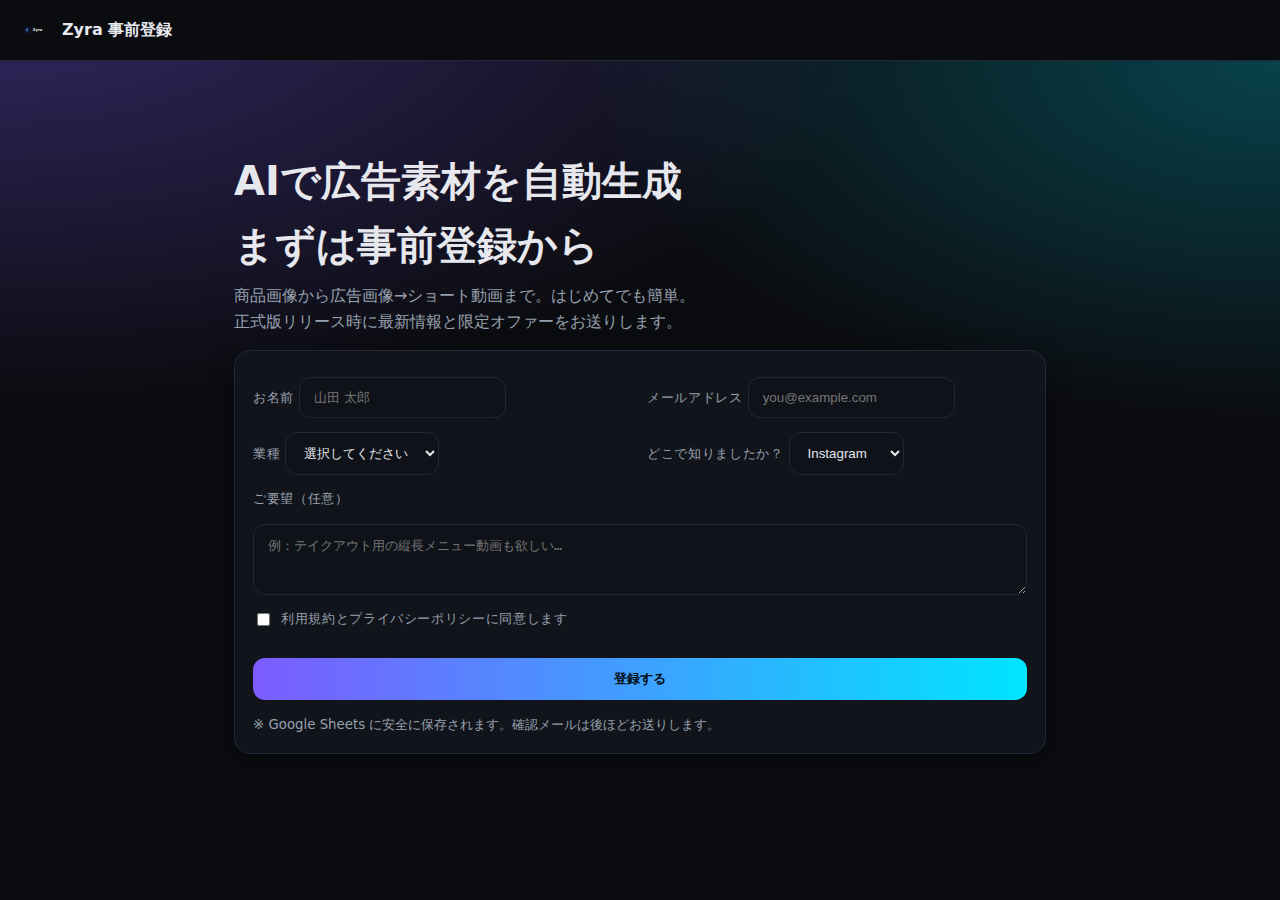
<file: zyra_lp.html>
<!doctype html>
<html lang="ja">
<head>
  <meta charset="utf-8"/>
  <meta name="viewport" content="width=device-width, initial-scale=1"/>
  <title>Zyra 登録待ちLP</title>
  <meta name="description" content="Zyraのベータ版に先行登録。リリース時に最新情報と限定オファーをお届けします。">
  <link rel="icon" href="assets/favicon.svg" type="image/svg+xml"/>
  <link rel="stylesheet" href="zyra_lp.css"/>
</head>
<body>
  <header class="header">
    <img src="assets/logo.svg" alt="Zyra"/>
    <strong>Zyra 事前登録</strong>
  </header>

  <section class="hero">
    <div class="container">
      <h1>AIで広告素材を自動生成<br/>まずは事前登録から</h1>
      <p>商品画像から広告画像→ショート動画まで。はじめてでも簡単。<br/>正式版リリース時に最新情報と限定オファーをお送りします。</p>

      <div class="card">
        <form id="waitlistForm" class="form" novalidate>
          <div class="grid">
            <div>
              <label>お名前</label>
              <input type="text" name="name" placeholder="山田 太郎" required/>
            </div>
            <div>
              <label>メールアドレス</label>
              <input type="email" name="email" placeholder="you@example.com" required/>
            </div>
          </div>

          <div class="grid">
            <div>
              <label>業種</label>
              <select name="businessType" required>
                <option value="">選択してください</option>
                <option>飲食店</option>
                <option>小売店</option>
                <option>EC</option>
                <option>個人事業主</option>
                <option>その他</option>
              </select>
            </div>
            <div>
              <label>どこで知りましたか？</label>
              <select name="channel">
                <option>Instagram</option>
                <option>YouTube</option>
                <option>X(Twitter)</option>
                <option>知人の紹介</option>
                <option>その他</option>
              </select>
            </div>
          </div>

          <div style="display:none">
            <label>メモ（bot対策）</label>
            <input type="text" name="note" value=""/>
          </div>

          <label>ご要望（任意）</label>
          <textarea name="request" rows="3" placeholder="例：テイクアウト用の縦長メニュー動画も欲しい…"></textarea>

          <label style="display:flex;gap:8px;align-items:center">
            <input type="checkbox" name="consent" required/> 利用規約とプライバシーポリシーに同意します
          </label>

          <div id="msg"></div>

          <button type="submit" id="submitBtn">登録する</button>
          <small>※ Google Sheets に安全に保存されます。確認メールは後ほどお送りします。</small>
        </form>
      </div>
    </div>
  </section>

  <script src="lp_form.js"></script>
</body>
</html>
</file>
<file: zyra_lp.css>
:root{--bg:#0b0c10;--card:#11141b;--ink:#e6e8ee;--muted:#97a0ae;--line:#232838;--pri:#7c5cff;--pri2:#00e5ff}
*{box-sizing:border-box}body{margin:0;background:var(--bg);color:var(--ink);font:16px/1.6 Inter,system-ui,Segoe UI,Roboto,Arial}
.container{max-width:860px;margin:auto;padding:24px}
.header{padding:16px 24px;border-bottom:1px solid var(--line);display:flex;align-items:center;gap:10px}
.header img{width:28px;height:28px}
.hero{padding:56px 24px;background:radial-gradient(900px 420px at 0% -10%,rgba(124,92,255,.35),transparent),radial-gradient(700px 360px at 100% 0,rgba(0,229,255,.25),transparent)}
.hero h1{font-size:40px;margin:8px 0 6px;font-weight:900}
.hero p{color:var(--muted);margin:0 0 16px}
.card{background:var(--card);border:1px solid var(--line);border-radius:16px;padding:18px;box-shadow:0 8px 24px rgba(0,0,0,.35)}
.form{display:grid;gap:14px;margin-top:8px}
label{font-size:13px;color:var(--muted);letter-spacing:.05em}
input,select,button,textarea{background:#0f1218;border:1px solid var(--line);color:var(--ink);border-radius:12px;padding:12px 14px}
button{background:linear-gradient(90deg,var(--pri),var(--pri2));color:#061018;font-weight:800;border:0;cursor:pointer}
button:disabled{opacity:.6;cursor:not-allowed}
.grid{display:grid;gap:14px;grid-template-columns:1fr 1fr}
small{color:var(--muted)}
.success{border:1px solid #2c6;border-radius:12px;background:rgba(32,200,120,.1);padding:12px}
.error{border:1px solid #d55;border-radius:12px;background:rgba(220,80,80,.1);padding:12px}
@media (max-width:860px){.grid{grid-template-columns:1fr}.hero h1{font-size:32px}}
</file>
